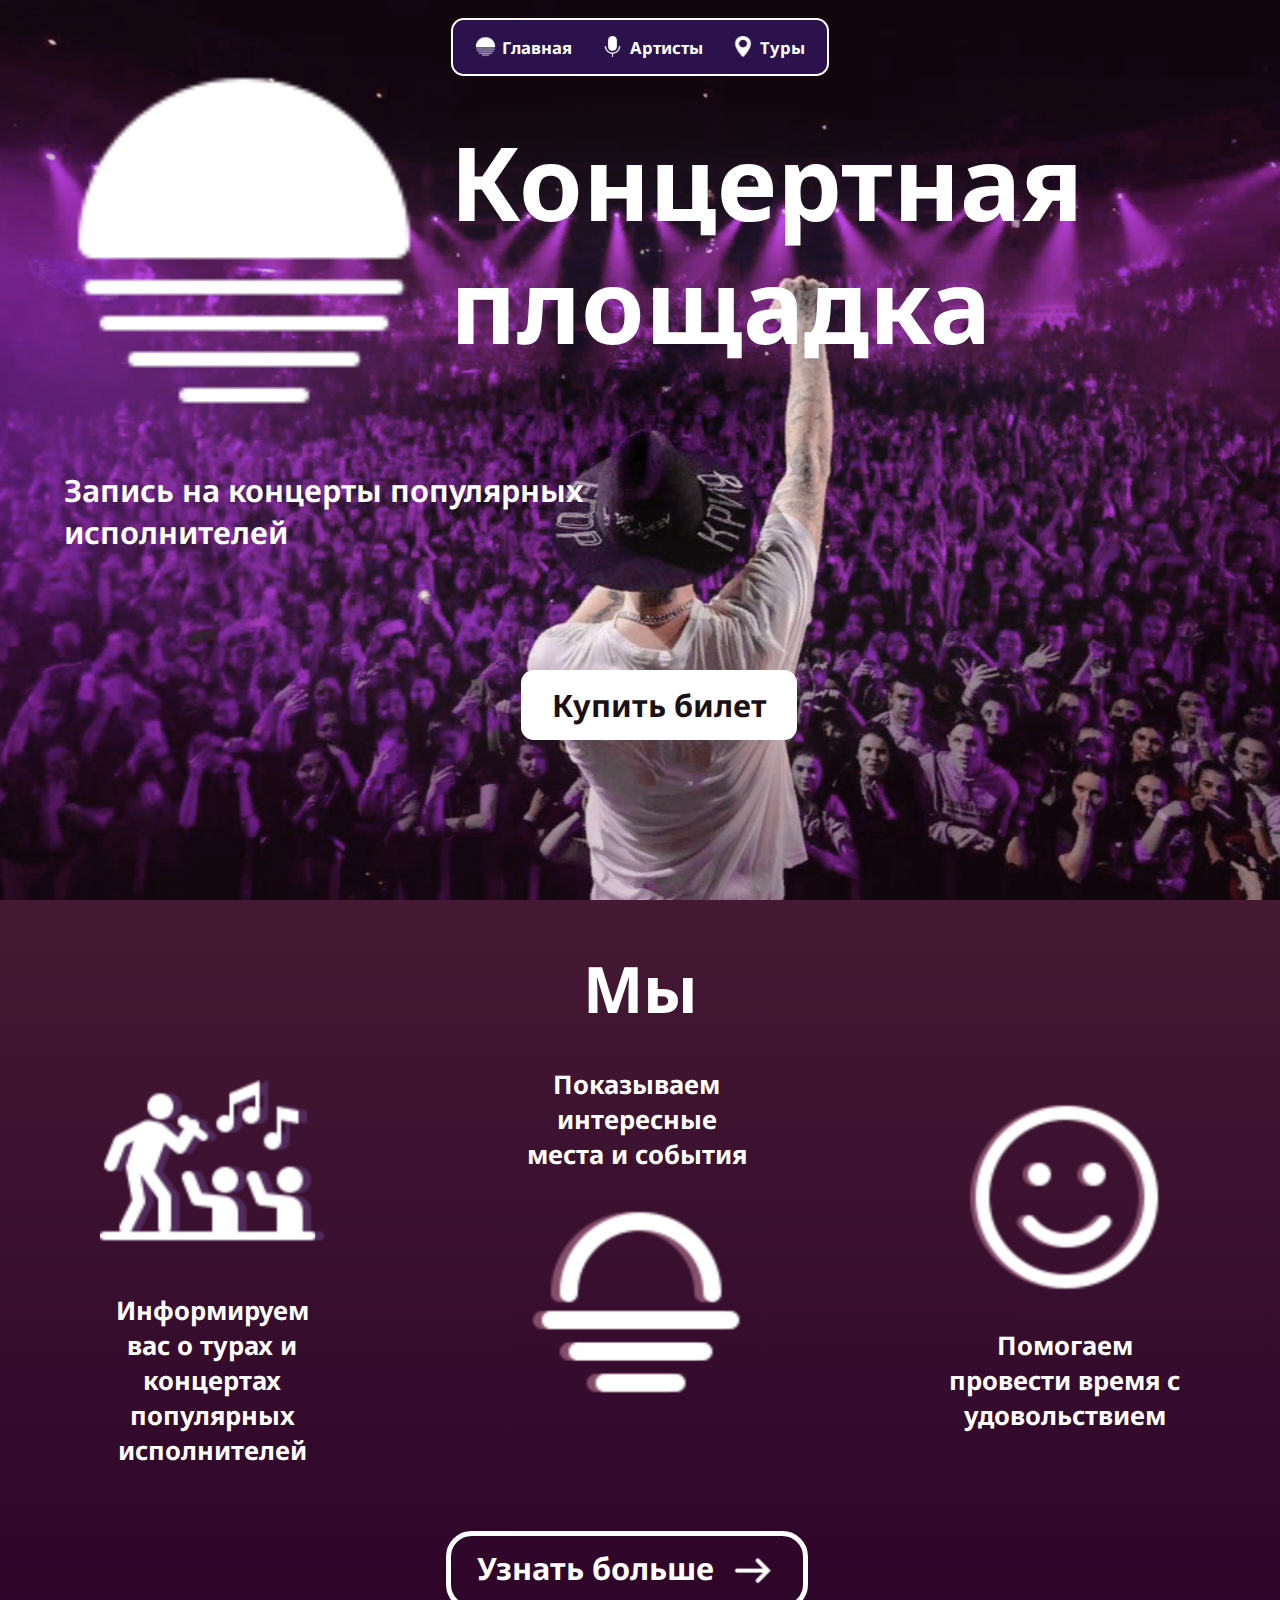
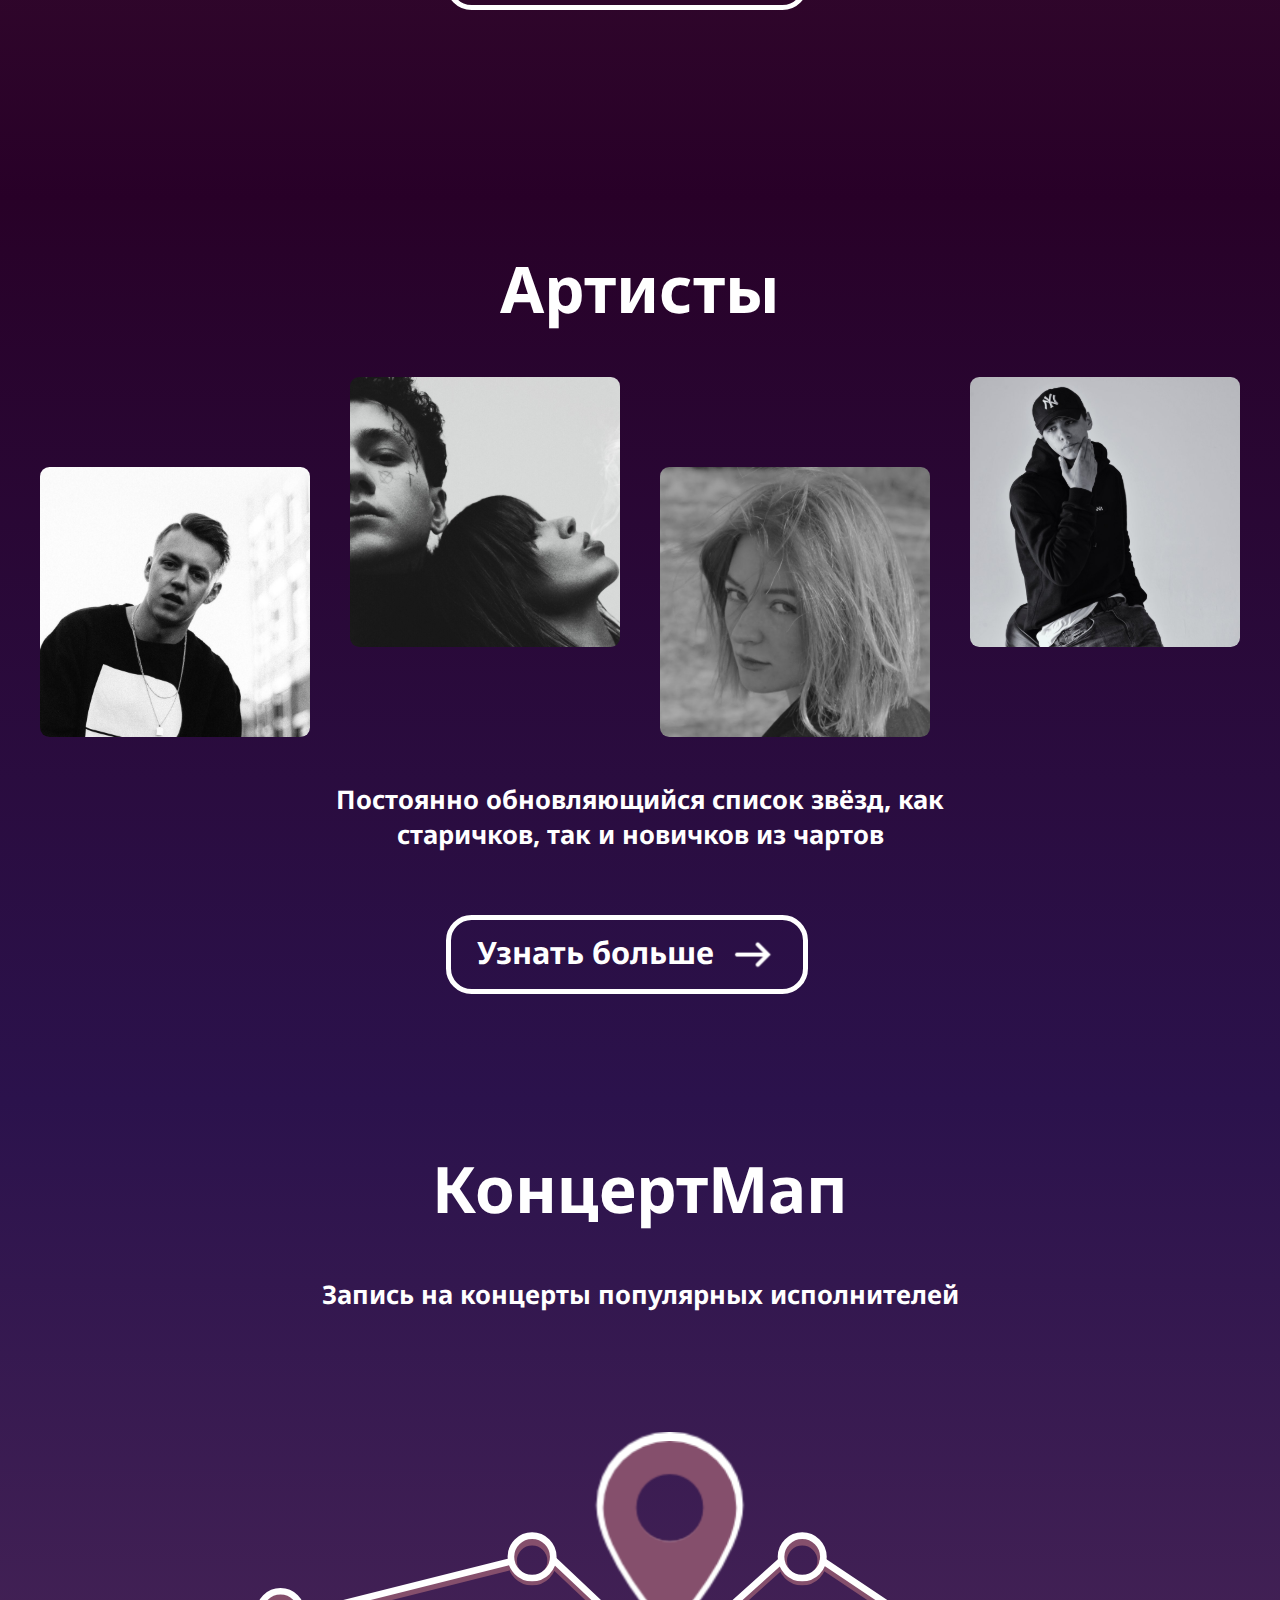
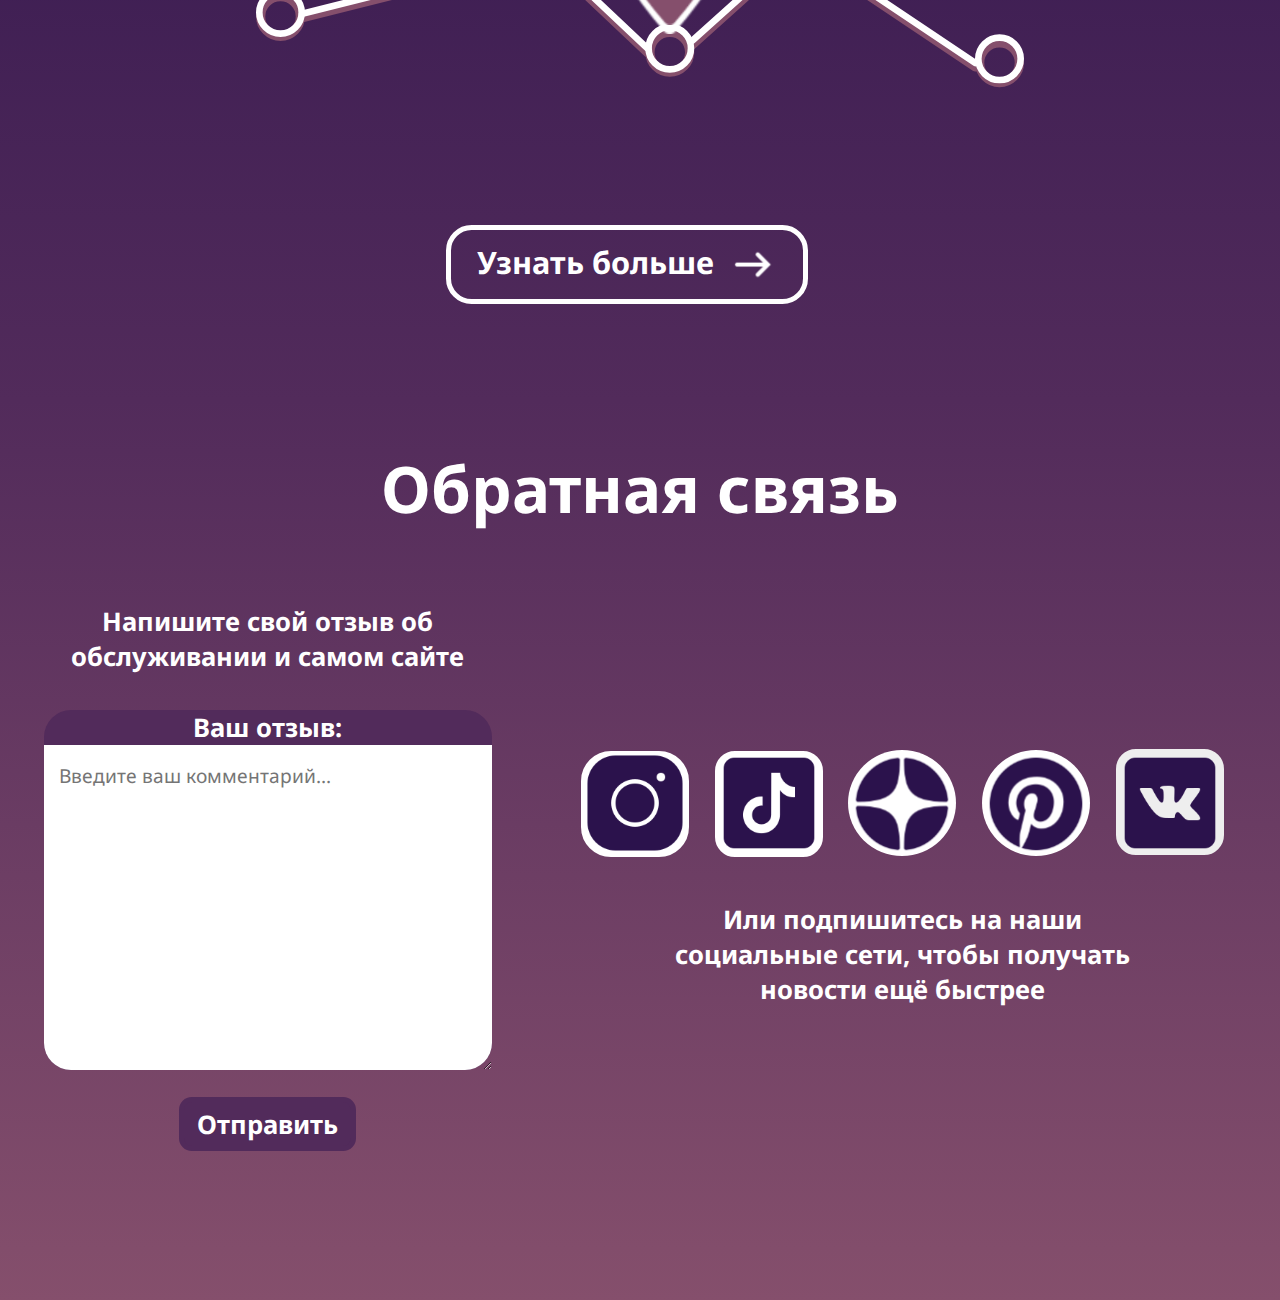
<file: verst/index.html>
<!DOCTYPE html>
<html lang="en">

<head>
    <meta charset="UTF-8">
    <meta name="viewport" content="width=device-width, initial-scale=1.0">
    <link rel="stylesheet" href="../styles/null.css">
    <link rel="stylesheet" href="../styles/headerStile.css">
    <link rel="stylesheet" href="../styles/styleMain.css">
    <link rel="icon" href="../images/Generale/logoIcon.svg" type="image/x-icon">
    <title>Koncert place</title>
</head>

<body>
    <div class="headerline">
        <a href="..//verst/index.html" class="variantNavigation">
            <div class="navigationIcon">
                <img src="../images/buyTickit/Mask group.svg" alt="Главная" class="navImage">
            </div>
            <div class="navigationTitle">Главная</div>
        </a>
        <a href="..//verst/Artist.html" class="variantNavigation">
            <div class="navigationIcon">
                <img src="../images/buyTickit/Artist.svg" alt="Артисты" class="navImage">
            </div>
            <div class="navigationTitle">Артисты</div>
        </a>
        <a href="../verst/tour.html" class="variantNavigation">
            <div class="navigationIcon">
                <img src="../images/buyTickit/Treaker.svg" alt="Туры" class="navImage">
            </div>
            <div class="navigationTitle">Туры</div>
        </a>
    </div>
    <div class="header">
        <div class="headerTitle">
            <div class="titleImage">
                <img src="../images/Generale/logoIcon.svg" alt="Logo" class="Logo">
            </div>
            <div class="titleText">
                Концертная<br>
                площадка
            </div>
        </div>
        <div class="headerText">Запись на концерты популярных исполнителей</div>
        <div class="headerButton">
            <button class="headerBTN" onclick="location.href = '../verst/buyTickit.html'">
                Купить билет
            </button>
        </div>
    </div>
    <div class="about">
        <div class="generaleTitle">Мы</div>
        <div class="aboutBody">
            <div class="aboutItem">
                <div class="aboutImage">
                    <img src="../images//Index/about/Concert.svg" alt="Concert" class="ImageOfAbout">
                </div>
                <div class="CentreText">Информируем<br>вас о турах и<br>концертах<br>популярных<br>исполнителей</div>
            </div>
            <div class="aboutItem">
                <div class="CentreText">Показываем<br>интересные<br>места и события</div>
                <div class="aboutImage">
                    <img src="../images/Index/about/SunsetImage.svg" alt="Sunset" class="ImageOfAbout">
                </div>
            </div>
            <div class="aboutItem">
                <div class="aboutImage">
                    <img src="../images/Index/about/HappyImage.svg" alt="Happy" class="ImageOfAbout">
                </div>
                <div class="CentreText">Помогаем<br>провести время с<br>удовольствием</div>
            </div>
        </div>
        <div class="generaleButton">
            <a class="generaleBTN" href="https://www.wikipedia.org/"><!--Поставить ссылки -->
                <div class="btnText">Узнать больше</div>
                <div class="btnImage">
                    <svg class="ImageOfGeneralButton" viewBox="0 0 38 38"  xmlns="http://www.w3.org/2000/svg" xmlns:xlink="http://www.w3.org/1999/xlink">
                        <mask id="mask0_106_698" style="mask-type:alpha" maskUnits="userSpaceOnUse" x="0" y="0" width="38" height="38">
                        <rect width="38" height="38" fill="url(#pattern0)"/>
                        </mask>
                        <g mask="url(#mask0_106_698)">
                        <rect width="38" height="38" fill="url(#pattern1)"/>
                        <rect width="38" height="38" />
                        </g>
                        <defs>
                        <pattern id="pattern0" patternContentUnits="objectBoundingBox" width="1" height="1">
                        <use xlink:href="#image0_106_698" transform="scale(0.01)"/>
                        </pattern>
                        <pattern id="pattern1" patternContentUnits="objectBoundingBox" width="1" height="1">
                        <use xlink:href="#image0_106_698" transform="scale(0.01)"/>
                        </pattern>
                        <image id="image0_106_698" width="100" height="100" xlink:href="[data-uri]"/>
                        </defs>
                    </svg>
                </div>
            </a>
        </div>
    </div>
    <div class="artists">
        <div class="generaleTitle">Артисты</div>
        <div class="artistsImages">
            <a href="" class="ImageDown"> <!--Поставить ссылки -->
                <img src="../images/Index/artists/markul.svg" alt="Markul" class="ImageOfArtist">
            </a>
            <a href="" class="ImageUp">
                <img src="../images/Index/artists/tdd 1.svg" alt="Tdd" class="ImageOfArtist">
            </a>
            <a href="" class="ImageDown">
                <img src="../images/Index/artists/ooes 1.svg" alt="Oose" class="ImageOfArtist">
            </a>
            <a href="" class="ImageUp">
                <img src="../images/Index/artists/macan.svg" alt="Makan" class="ImageOfArtist">
            </a>
        </div>
        <div class="CentreText">Постоянно обновляющийся список звёзд, как<br>старичков, так и новичков из чартов</div>
        <div class="generaleButton">
            <button class="generaleBTN" onclick="location.href = '../verst/Artist.html'"><!--Поставить ссылки -->
                <div class="btnText">Узнать больше</div>
                <div class="btnImage">
                    <svg class="ImageOfGeneralButton" viewBox="0 0 38 38"  xmlns="http://www.w3.org/2000/svg" xmlns:xlink="http://www.w3.org/1999/xlink">
                        <mask id="mask0_106_698" style="mask-type:alpha" maskUnits="userSpaceOnUse" x="0" y="0" width="38" height="38">
                        <rect width="38" height="38" fill="url(#pattern0)"/>
                        </mask>
                        <g mask="url(#mask0_106_698)">
                        <rect width="38" height="38" fill="url(#pattern1)"/>
                        <rect width="38" height="38" />
                        </g>
                        <defs>
                        <pattern id="pattern0" patternContentUnits="objectBoundingBox" width="1" height="1">
                        <use xlink:href="#image0_106_698" transform="scale(0.01)"/>
                        </pattern>
                        <pattern id="pattern1" patternContentUnits="objectBoundingBox" width="1" height="1">
                        <use xlink:href="#image0_106_698" transform="scale(0.01)"/>
                        </pattern>
                        <image id="image0_106_698" width="100" height="100" xlink:href="[data-uri]"/>
                        </defs>
                    </svg>
                </div>
            </button>
        </div>
    </div>
    <div class="tour">
        <div class="generaleTitle">КонцертМап</div>
        <div class="borts">
            <div class="CentreText">Запись на концерты популярных исполнителей</div>
        </div>
        <div class="tourImage">
            <img src="../images/Index/tour/Treacer.svg" alt="Map" class="ImageOfTour">
        </div>
        <div class="generaleButton">
            <button class="generaleBTN" onclick="location.href = '../verst/tour.html'"><!--Поставить ссылки -->
                <div class="btnText">Узнать больше</div>
                <div class="btnImage">
                    <svg class="ImageOfGeneralButton" viewBox="0 0 38 38"  xmlns="http://www.w3.org/2000/svg" xmlns:xlink="http://www.w3.org/1999/xlink">
                        <mask id="mask0_106_698" style="mask-type:alpha" maskUnits="userSpaceOnUse" x="0" y="0" width="38" height="38">
                        <rect width="38" height="38" fill="url(#pattern0)"/>
                        </mask>
                        <g mask="url(#mask0_106_698)">
                        <rect width="38" height="38" fill="url(#pattern1)"/>
                        <rect width="38" height="38" />
                        </g>
                        <defs>
                        <pattern id="pattern0" patternContentUnits="objectBoundingBox" width="1" height="1">
                        <use xlink:href="#image0_106_698" transform="scale(0.01)"/>
                        </pattern>
                        <pattern id="pattern1" patternContentUnits="objectBoundingBox" width="1" height="1">
                        <use xlink:href="#image0_106_698" transform="scale(0.01)"/>
                        </pattern>
                        <image id="image0_106_698" width="100" height="100" xlink:href="[data-uri]"/>
                        </defs>
                    </svg>
                </div>
            </button>
        </div>
    </div>
    <div class="suppurt">
        <div class="generaleTitle">Обратная связь</div>
        <div class="supportBody">
            <div class="feetback">
                <div class="feedbackInput">
                    <div class="Bort">
                        <div class="CentreText">Напишите свой отзыв об<br>обслуживании и самом сайте</div>
                    </div>
                    <div class="feedbackFullImput">
                        <div class="CentreText">
                            Ваш отзыв:
                        </div>
                            <textarea name="" id="" cols="30" rows="10" class="feebackInputBoard" placeholder="Введите ваш комментарий..." spellcheck="true"></textarea>
                    </div>
                    <div class="feedbackButton">
                        <button class="feedbackBTN" onclick="location.href = ' '"><!--Поставить ссылки -->
                            <div class="CentreText"> 
                                <!-- сделать обработку нажатий для отправки -->
                                Отправить
                            </div>
                        </button>
                    </div>
                </div>
                <div class="network">
                    <div class="networkIcons">
                        <a href="http://instagram.com/" class="networkIcon">
                            <img src="../images/Index/support/instImage.svg" alt="Instagram" class ="ImageOfNetwork">
                        </a>
                        <a href="https://www.tiktok.com/explore" class="networkIcon">
                            <img src="../images/Index/support/TikTokImage.svg" alt="TikTok" class ="ImageOfNetwork">
                        </a>
                        <a href="https://dzen.ru/" class="networkIcon">
                            <img src="../images/Index/support/DzenImage.svg" alt="Dzen" class ="ImageOfNetwork">
                        </a>
                        <a href="https://ru.pinterest.com/" class="networkIcon">
                            <img src="../images/Index/support/PinterestImage.svg" alt="Pinterest" class ="ImageOfNetwork">
                        </a>
                        <a href="https://vk.com/" class="networkIcon">
                            <img src="../images/Index/support/VkImage.svg" alt="Vkontacte" class ="ImageOfNetwork">
                        </a>
                    </div>
                    <div class="CentreText">Или подпишитесь на наши<br>социальные сети, чтобы получать<br>новости ещё быстрее
                    </div>
                </div>
            </div>
        </div>
    </div>
</body>

</html>
</file>
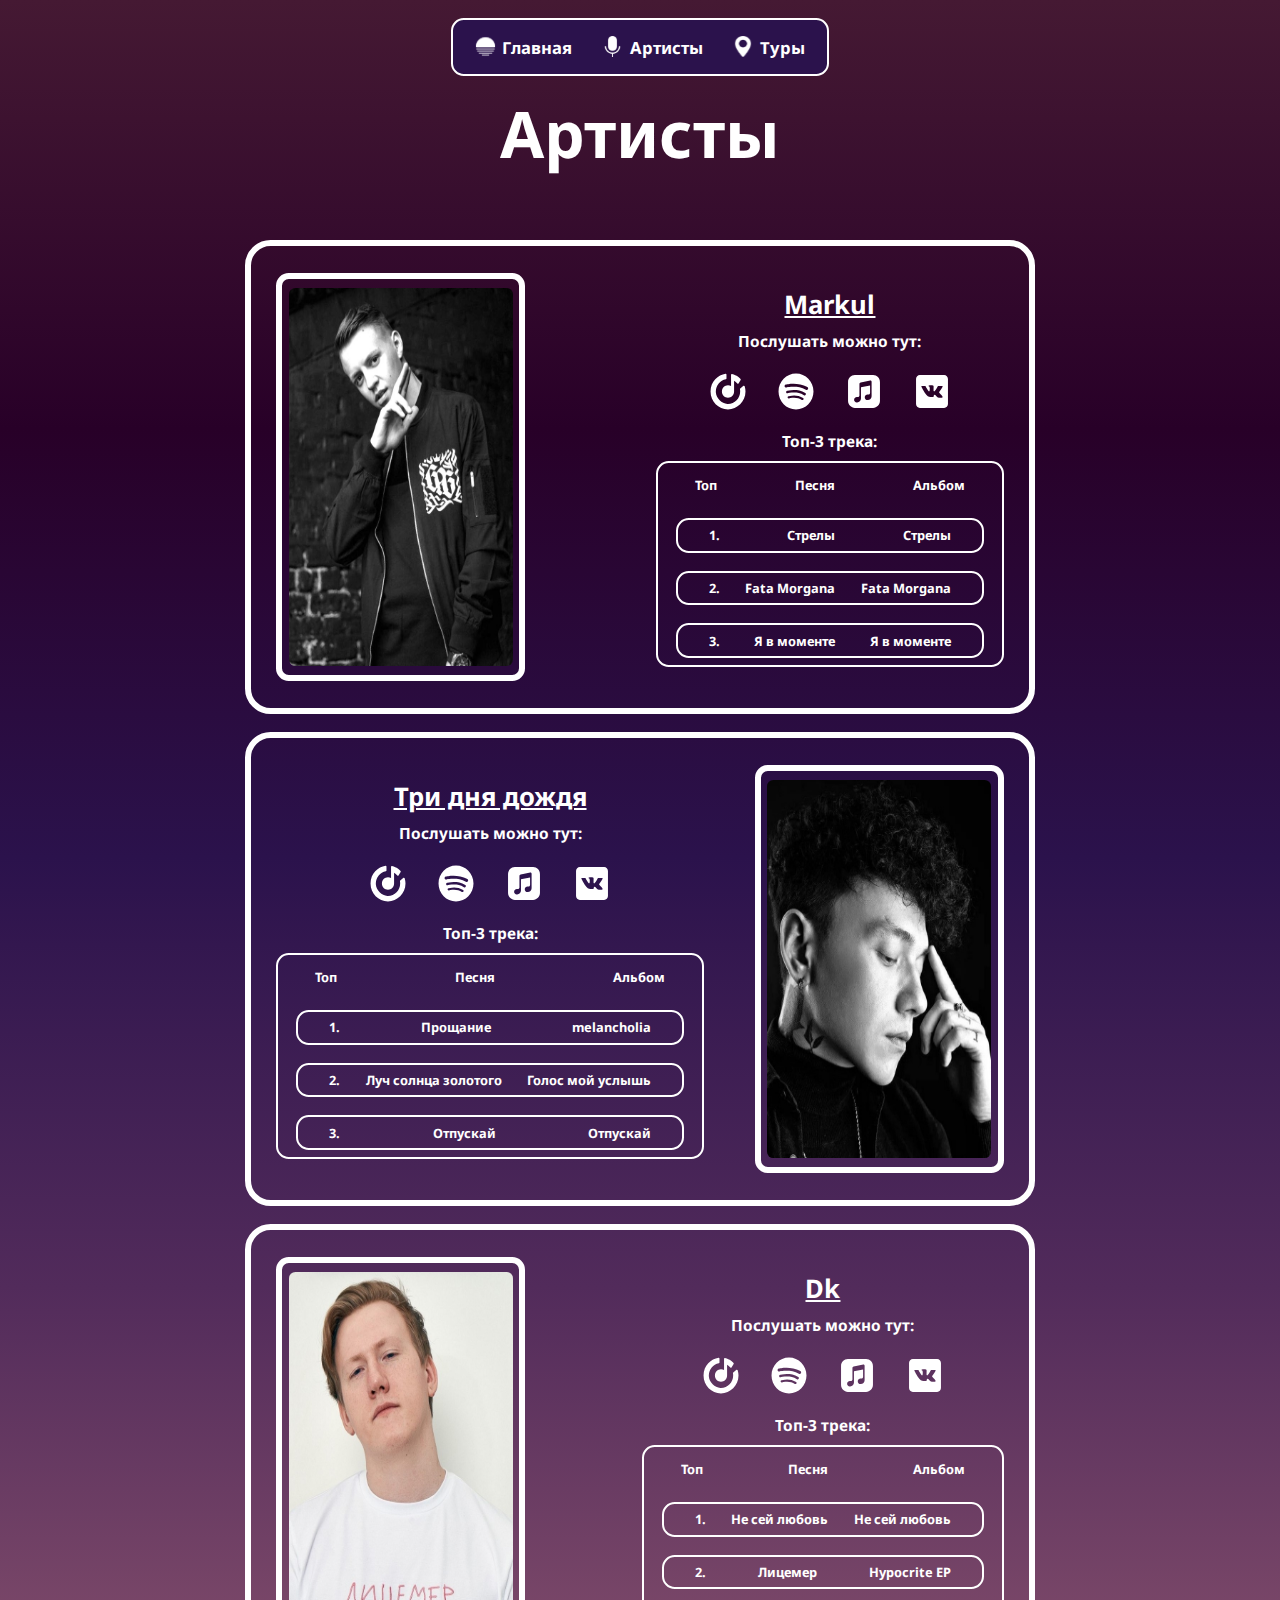
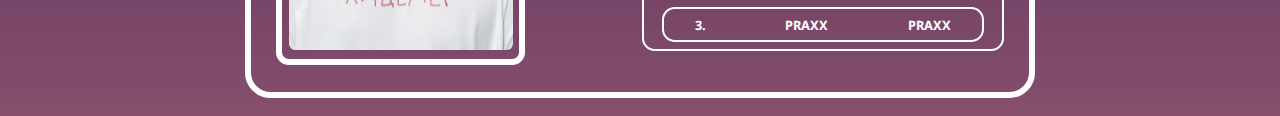
<file: verst/Artist.html>
<!DOCTYPE html>
<html lang="en">

<head>
    <meta charset="UTF-8">
    <meta charset="UTF-8">
    <meta name="viewport" content="width=device-width, initial-scale=1.0">
    <link rel="stylesheet" href="../styles/null.css">
    <link rel="stylesheet" href="../styles/styleMain.css">
    <link rel="stylesheet" href="../styles/headerStile.css">
    <link rel="stylesheet" href="../styles/styleAtrist.css">
    <link rel="icon" href="../images/Generale/logoIcon.svg" type="image/x-icon">
    <title>Koncert place</title>
</head>

<body>
    <div class="headerline">
        <a href="..//verst/index.html" class="variantNavigation">
            <div class="navigationIcon">
                <img src="../images/buyTickit/Mask group.svg" alt="Главная" class="navImage">
            </div>
            <div class="navigationTitle">Главная</div>
        </a>
        <a href="..//verst/Artist.html" class="variantNavigation">
            <div class="navigationIcon">
                <img src="../images/buyTickit/Artist.svg" alt="Артисты" class="navImage">
            </div>
            <div class="navigationTitle">Артисты</div>
        </a>
        <a href="../verst/tour.html" class="variantNavigation">
            <div class="navigationIcon">
                <img src="../images/buyTickit/Treaker.svg" alt="Туры" class="navImage">
            </div>
            <div class="navigationTitle">Туры</div>
        </a>
    </div>
    <div class="generaleTitle">Артисты</div>
    <div class="aligmantContentBody">
        <div class="ArtistCardBorder">
            <div class="imageArtist">
                <img src="../images/Artist/markul.jpg" alt="markul" class="artistImg">
            </div>
            <div class="artistsInforamion">
                <div class="aiTitle">Markul</div>
                <div class="Instruction">Послушать можно тут:</div>
                <div class="aiLinksToPleer">
                    <a href="https://music.yandex.ru" class="aiLinksToPleer_img">
                        <img src="../images/Anoter/icons/icons8-yandex-music.svg"
                            alt="ссылка на соц.сеть исполнителя: yandex" class="imageLTP">
                    </a>
                    <a href="https://www.spotify.com" class="aiLinksToPleer_img">
                        <img src="../images/Anoter/icons/icons8-spotify.svg"
                            alt="ссылка на соц.сеть исполнителя: spotify" class="imageLTP">
                    </a>
                    <a href="https://music.apple.com" class="aiLinksToPleer_img">
                        <img src="../images/Anoter/icons/icons8-apple-музыка.svg"
                            alt="ссылка на соц.сеть исполнителя: apple music" class="imageLTP">
                    </a>
                    <a href="https://music.vk.com/" class="aiLinksToPleer_img">
                        <img src="../images/Anoter/icons/icons8-vk.svg" alt="ссылка на соц.сеть исполнителя: vk music"
                            class="imageLTP">
                    </a>
                </div>
                <div class="Instruction">Топ-3 трека:</div>
                <div class="top3trecks">
                    <div class="topTrack_int">
                        <div class="tackTitle">Топ</div>
                        <div class="tackTitle">Песня</div>
                        <div class="tackTitle">Альбом</div>
                    </div>
                    <div class="topTrack">
                        <div class="tackTitle">
                            1.
                        </div>
                        <div class="tackTitle">
                            Стрелы
                        </div>
                        <div class="tackTitle">
                            Стрелы
                        </div>
                    </div>
                    <div class="topTrack">
                        <div class="tackTitle">
                            2.
                        </div>
                        <div class="tackTitle">
                            Fata Morgana
                        </div>
                        <div class="tackTitle">
                            Fata Morgana
                        </div>
                    </div>
                    <div class="topTrack">
                        <div class="tackTitle">
                            3.
                        </div>
                        <div class="tackTitle">
                            Я в моменте
                        </div>
                        <div class="tackTitle">
                            Я в моменте
                        </div>
                    </div>
                </div>
            </div>
        </div>
        <div class="ArtistCardBorder">
            <div class="artistsInforamion">
                <div class="aiTitle">Три дня дождя</div>
                <div class="Instruction">Послушать можно тут:</div>
                <div class="aiLinksToPleer">
                    <a href="https://music.yandex.ru" class="aiLinksToPleer_img">
                        <img src="../images/Anoter/icons/icons8-yandex-music.svg"
                            alt="ссылка на соц.сеть исполнителя: yandex" class="imageLTP">
                    </a>
                    <a href="https://www.spotify.com" class="aiLinksToPleer_img">
                        <img src="../images/Anoter/icons/icons8-spotify.svg"
                            alt="ссылка на соц.сеть исполнителя: spotify" class="imageLTP">
                    </a>
                    <a href="https://music.apple.com" class="aiLinksToPleer_img">
                        <img src="../images/Anoter/icons/icons8-apple-музыка.svg"
                            alt="ссылка на соц.сеть исполнителя: apple music" class="imageLTP">
                    </a>
                    <a href="https://music.vk.com/" class="aiLinksToPleer_img">
                        <img src="../images/Anoter/icons/icons8-vk.svg" alt="ссылка на соц.сеть исполнителя: vk music"
                            class="imageLTP">
                    </a>
                </div>
                <div class="Instruction">Топ-3 трека:</div>
                <div class="top3trecks">
                    <div class="topTrack_int">
                        <div class="tackTitle">Топ</div>
                        <div class="tackTitle">Песня</div>
                        <div class="tackTitle">Альбом</div>
                    </div>
                    <div class="topTrack">
                        <div class="tackTitle">
                            1.
                        </div>
                        <div class="tackTitle">
                            Прощание
                        </div>
                        <div class="tackTitle">
                            melancholia
                        </div>
                    </div>
                    <div class="topTrack">
                        <div class="tackTitle">
                            2.
                        </div>
                        <div class="tackTitle">
                            Луч солнца золотого
                        </div>
                        <div class="tackTitle">
                            Голос мой услышь
                        </div>
                    </div>
                    <div class="topTrack">
                        <div class="tackTitle">
                            3.
                        </div>
                        <div class="tackTitle">
                            Отпускай
                        </div>
                        <div class="tackTitle">
                            Отпускай
                        </div>
                    </div>
                </div>
            </div>
            <div class="imageArtist">
                <img src="../images/Artist/tdd.jpg" alt="markul" class="artistImg">
            </div>
        </div>
        <div class="ArtistCardBorder">
            <div class="imageArtist">
                <img src="../images/Artist/dk.jpg" alt="markul" class="artistImg">
            </div>
            <div class="artistsInforamion">
                <div class="aiTitle">Dk</div>
                <div class="Instruction">Послушать можно тут:</div>
                <div class="aiLinksToPleer">
                    <a href="https://music.yandex.ru" class="aiLinksToPleer_img">
                        <img src="../images/Anoter/icons/icons8-yandex-music.svg"
                            alt="ссылка на соц.сеть исполнителя: yandex" class="imageLTP">
                    </a>
                    <a href="https://www.spotify.com" class="aiLinksToPleer_img">
                        <img src="../images/Anoter/icons/icons8-spotify.svg"
                            alt="ссылка на соц.сеть исполнителя: spotify" class="imageLTP">
                    </a>
                    <a href="https://music.apple.com" class="aiLinksToPleer_img">
                        <img src="../images/Anoter/icons/icons8-apple-музыка.svg"
                            alt="ссылка на соц.сеть исполнителя: apple music" class="imageLTP">
                    </a>
                    <a href="https://music.vk.com/" class="aiLinksToPleer_img">
                        <img src="../images/Anoter/icons/icons8-vk.svg" alt="ссылка на соц.сеть исполнителя: vk music"
                            class="imageLTP">
                    </a>
                </div>
                <div class="Instruction">Топ-3 трека:</div>
                <div class="top3trecks">
                    <div class="topTrack_int">
                        <div class="tackTitle">Топ</div>
                        <div class="tackTitle">Песня</div>
                        <div class="tackTitle">Альбом</div>
                    </div>
                    <div class="topTrack">
                        <div class="tackTitle">
                            1.
                        </div>
                        <div class="tackTitle">
                            Не сей любовь
                        </div>
                        <div class="tackTitle">
                            Не сей любовь
                        </div>
                    </div>
                    <div class="topTrack">
                        <div class="tackTitle">
                            2.
                        </div>
                        <div class="tackTitle">
                            Лицемер
                        </div>
                        <div class="tackTitle">
                            Hypocrite EP
                        </div>
                    </div>
                    <div class="topTrack">
                        <div class="tackTitle">
                            3.
                        </div>
                        <div class="tackTitle">
                            PRAXX
                        </div>
                        <div class="tackTitle">
                            PRAXX
                        </div>
                    </div>
                </div>
            </div>
        </div>
    </div>
</body>

</html>
</file>
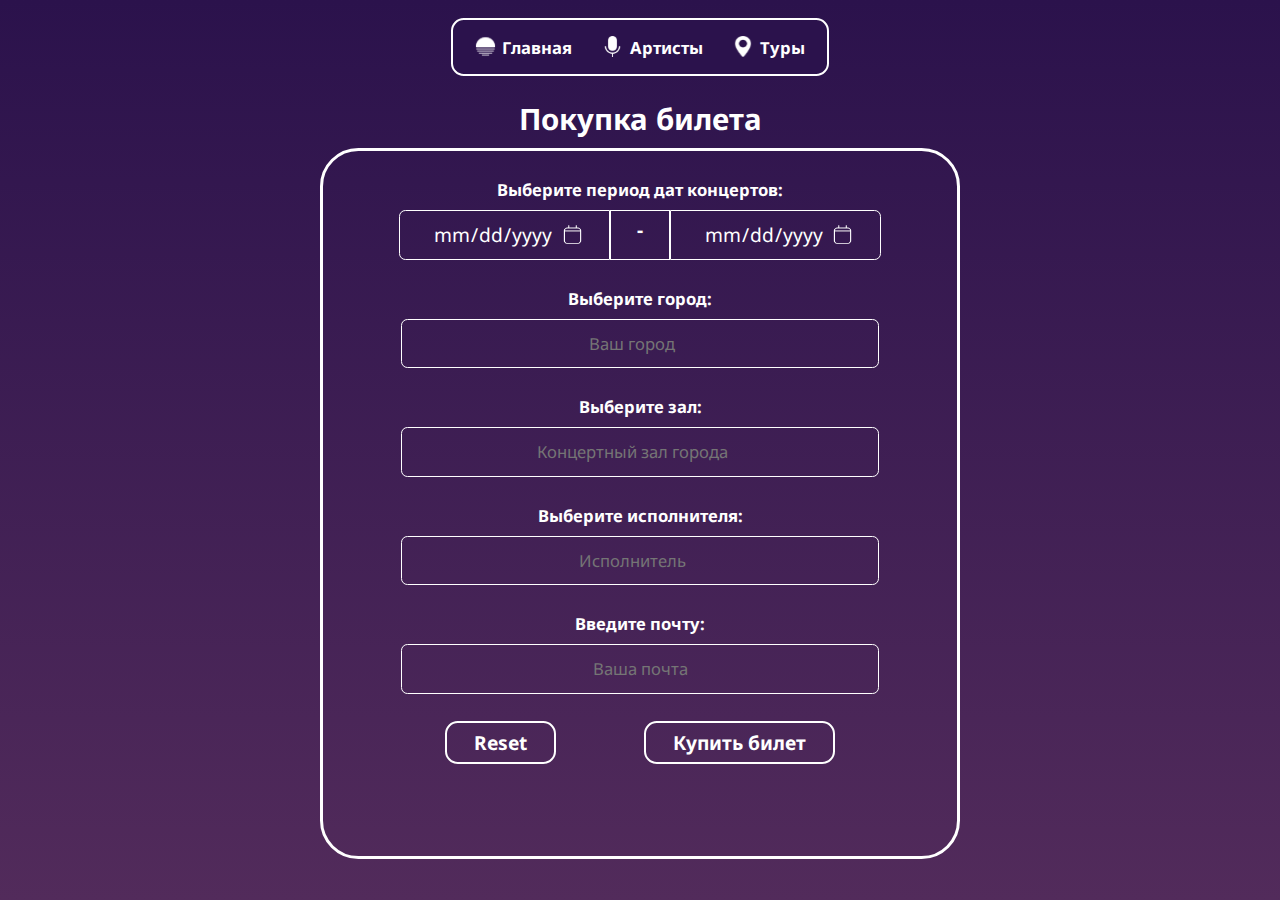
<file: verst/buyTickit.html>
<!DOCTYPE html>
<html lang="en">

<head>
    <meta charset="UTF-8">
    <meta charset="UTF-8">
    <meta name="viewport" content="width=device-width, initial-scale=1.0">
    <link rel="stylesheet" href="../styles/null.css">
    <link rel="stylesheet" href="../styles/styleMain.css">
    <link rel="stylesheet" href="../styles/headerStile.css">
    <link rel="stylesheet" href="../styles/styleBuyTickit.css">
    <link rel="icon" href="../images/Generale/logoIcon.svg" type="image/x-icon">
    <title>Koncert place</title>
</head>

<body>
    <div class="headerline">
        <a href="..//verst/index.html" class="variantNavigation">
            <div class="navigationIcon">
                <img src="../images/buyTickit/Mask group.svg" alt="Главная" class="navImage">
            </div>
            <div class="navigationTitle">Главная</div>
        </a>
        <a href="..//verst/Artist.html" class="variantNavigation">
            <div class="navigationIcon">
                <img src="../images/buyTickit/Artist.svg" alt="Артисты" class="navImage">
            </div>
            <div class="navigationTitle">Артисты</div>
        </a>
        <a href="../verst/tour.html" class="variantNavigation">
            <div class="navigationIcon">
                <img src="../images/buyTickit/Treaker.svg" alt="Туры" class="navImage">
            </div>
            <div class="navigationTitle">Туры</div>
        </a>
    </div>
    <div class="titleBuyTickit">
        Покупка билета
    </div>
    <form class="formCreateOrder">
        <div class="InputDataAlignment">
            <div class="InputDataTitle">Выберите период дат концертов:</div>
            <div class="InputDataRow">
                <input type="date" class="InputDataDateNow">
                <div class="InputDataDateDash">-</div>
                <input type="date" class="InputDataDateNext">
            </div>
            <div class="City">
                <div class="InputDataTitle">Выберите город:</div>
                    <input type="search" name="" id=""  class="searchInput" placeholder="Ваш город" required>
            </div>
            <div class="concertHall">
                <div class="InputDataTitle">Выберите зал:</div>
                <input type="search" name="" id="" class="searchInput" placeholder="Концертный зал города" required>
            </div>
            <div class="concertHall">
                <div class="InputDataTitle">Выберите исполнителя:</div>
                <input type="search" name="" id="" class="searchInput" placeholder="Исполнитель" required>
            </div>
            <div class="inputMail">
                <div class="InputDataTitle">Введите почту:</div>
                <input type="email" name="mail" id="mail" class="searchInput" placeholder="Ваша почта" required>
            </div>
            <div class="buttonBuyTickit">
                <input type="reset" class="btnBuyTickit">
                <button class="btnBuyTickit" onclick="location.href = ''"><!--Поставить ссылки на банк-->
                    Купить билет
                </button>
            </div>
        </div>
    </form>
</body>

</html>
</file>
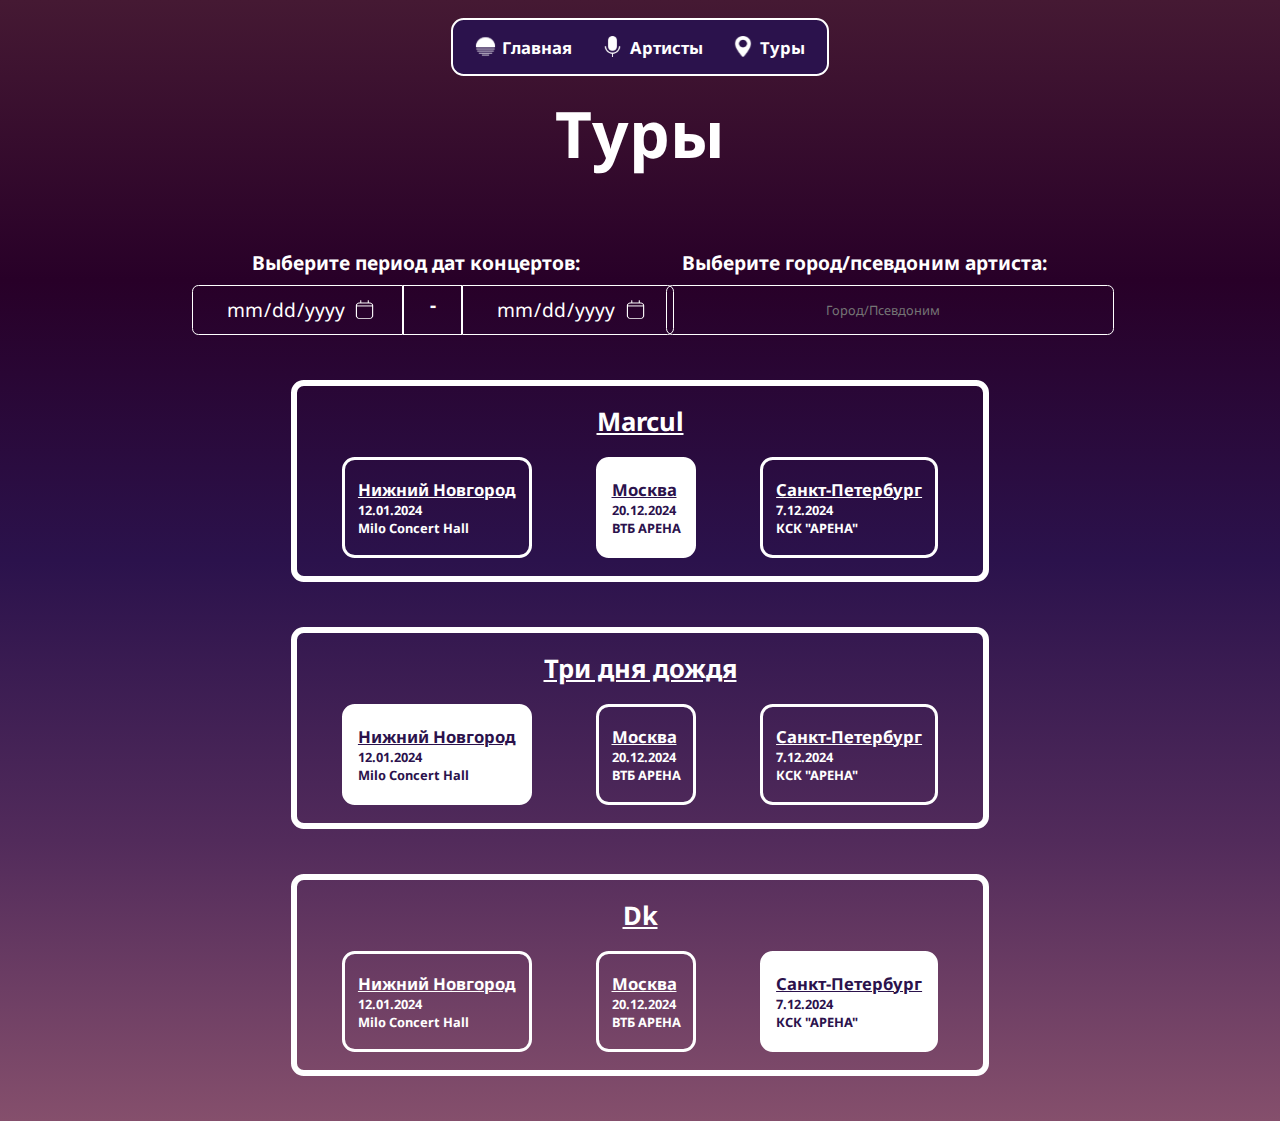
<file: verst/tour.html>
<!DOCTYPE html>
<html lang="en">

<head>
    <meta charset="UTF-8">
    <meta name="viewport" content="width=device-width, initial-scale=1.0">
    <link rel="stylesheet" href="../styles/null.css">
    <link rel="stylesheet" href="../styles/styleBuyTickit.css">
    <link rel="stylesheet" href="../styles/styleMain.css">
    <link rel="stylesheet" href="../styles/styleAtrist.css">
    <link rel="stylesheet" href="../styles/headerStile.css">
    <link rel="stylesheet" href="../styles/styleTour.css">
    <link rel="icon" href="../images/Generale/logoIcon.svg" type="image/x-icon">
    <title>Koncert place</title>
</head>

<body>
    <div class="headerline">
        <a href="..//verst/index.html" class="variantNavigation">
            <div class="navigationIcon">
                <img src="../images/buyTickit/Mask group.svg" alt="Главная" class="navImage">
            </div>
            <div class="navigationTitle">Главная</div>
        </a>
        <a href="..//verst/Artist.html" class="variantNavigation">
            <div class="navigationIcon">
                <img src="../images/buyTickit/Artist.svg" alt="Артисты" class="navImage">
            </div>
            <div class="navigationTitle">Артисты</div>
        </a>
        <a href="../verst/tour.html" class="variantNavigation">
            <div class="navigationIcon">
                <img src="../images/buyTickit/Treaker.svg" alt="Туры" class="navImage">
            </div>
            <div class="navigationTitle">Туры</div>
        </a>
    </div>
    <div class="generaleTitle">Туры</div>
    <div class="serches">
        <div class="InputDataAlignment">
            <div class="InputDataTitle">Выберите период дат концертов:</div>
            <div class="InputDataRow">
                <input type="date" class="InputDataDateNow">
                <div class="InputDataDateDash">-</div>
                <input type="date" class="InputDataDateNext">
            </div>
        </div>
        <div class="City">
            <div class="InputDataTitle">Выберите город/псевдоним артиста:</div>
            <input type="search" name="" id="" class="searchInput" placeholder="Город/Псевдоним" required>
        </div>
    </div>
    <div class="contentTour">
        <div class="tourList">
            <div class="aiTitle">Marcul</div>
            <div class="tourItem">
                <div class="tourCity">
                    <div class="cityTitle">Нижний Новгород</div>
                    <div class="dateVist">12.01.2024</div>
                    <div class="visitPlace">Milo Concert Hall</div>
                </div>
                <div class="tourCityWas">
                    <div class="cityTitle">Москва</div>
                    <div class="dateVist">20.12.2024</div>
                    <div class="visitPlace">ВТБ АРЕНА</div>
                </div>
                <div class="tourCity">
                    <div class="cityTitle">Санкт-Петербург</div>
                    <div class="dateVist">7.12.2024</div>
                    <div class="visitPlace">КСК "АРЕНА" </div>
                </div>
            </div>
        </div>
        <div class="tourList">
            <div class="aiTitle">Три дня дождя</div>
            <div class="tourItem">
                <div class="tourCityWas">
                    <div class="cityTitle">Нижний Новгород</div>
                    <div class="dateVist">12.01.2024</div>
                    <div class="visitPlace">Milo Concert Hall</div>
                </div>
                <div class="tourCity">
                    <div class="cityTitle">Москва</div>
                    <div class="dateVist">20.12.2024</div>
                    <div class="visitPlace">ВТБ АРЕНА</div>
                </div>
                <div class="tourCity">
                    <div class="cityTitle">Санкт-Петербург</div>
                    <div class="dateVist">7.12.2024</div>
                    <div class="visitPlace">КСК "АРЕНА" </div>
                </div>
            </div>
        </div>
        <div class="tourList">
            <div class="aiTitle">Dk</div>
            <div class="tourItem">
                <div class="tourCity">
                    <div class="cityTitle">Нижний Новгород</div>
                    <div class="dateVist">12.01.2024</div>
                    <div class="visitPlace">Milo Concert Hall</div>
                </div>
                <div class="tourCity">
                    <div class="cityTitle">Москва</div>
                    <div class="dateVist">20.12.2024</div>
                    <div class="visitPlace">ВТБ АРЕНА</div>
                </div>
                <div class="tourCityWas">
                    <div class="cityTitle">Санкт-Петербург</div>
                    <div class="dateVist">7.12.2024</div>
                    <div class="visitPlace">КСК "АРЕНА" </div>
                </div>
            </div>
        </div>
    </div>
</body>

</html>
</file>
<file: styles/headerStile.css>
@import url('https://fonts.googleapis.com/css2?family=Noto+Sans:ital,wght@0,100..900;1,100..900&display=swap');

body {
    display: flex;
    flex-direction: column;
    align-items: center;
    background: linear-gradient(#451933,
            #280028,
            #2B124C,
            #522B5B,
            #854F6C) no-repeat;
}

.headerline {
    margin: 2vh 20vw;
    display: flex;
    justify-content: space-between;
    position: fixed;
    z-index: 9999;
    background-color: #2B124C;
    border-radius: 1vw;
    border: 0.2vw solid white;
    padding: 1vh 0.5vw;
}

.variantNavigation {
    border: 0.2vw solid transparent;
    display: flex;
    color: white;
    padding: 0.5vh 1vw;
}

.variantNavigation:hover {
    border: 0.2vw solid white;
    border-radius: 1vw;
    color: white;
}

.navigationIcon {
    margin-right: 0.5vw;
    height: 0.5vw;
}

.navImage {
    height: 1.7vw;
}

.navigationTitle {
    text-align: center;
    font-size: 1.3vw;
}
</file>
<file: styles/styleMain.css>
@import url('https://fonts.googleapis.com/css2?family=Noto+Sans:ital,wght@0,100..900;1,100..900&display=swap');

body {
    font-family: "Noto Sans";
    color: white;
    font-weight: bold;
    width: 100%;
    height: 100%;
}

.header {
    height: 100vh;
    width: 100%;
    background-size: cover;
    background-image: url(../images/Index/header/headerImage.svg);
    background-repeat: no-repeat;
    background-attachment: scroll;
    background-position: center;
    padding-left: 5vw;
}

.headerTitle {
    display: flex;
    flex-direction: row;
    align-items: center;
    padding-top: 5vw;
}

.titleImage {
    height: 40vh;
    width: 40vh;
}

.Logo {
    width: 40vh;
    height: 40vh;
}

.titleText {
    padding-left: 2vw;
    padding-right: 2vw;
    font-size: 8vw;
    line-height: 1.2;
}

.headerText {
    margin-top: 5vh;
    padding-right: 50vw;
    font-size: 2.4vw;
    font-weight: 650;
}

.headerButton {
    margin-top: 13vh;
    display: flex;
    align-items: center;
    justify-content: center;
    padding-right: 2vw;
}

.headerBTN {
    background-color: white;
    border: 5px solid white;
    border-radius: 1vw;
    padding: 1vh 2vw;
    font-size: 2.4vw;
    color: #1B1016;
    font-weight: bold;
}

.headerBTN:hover {
    border: 5px solid white;
    background-color: rgba(255, 255, 255, 0.5);
    border-radius: 1vw;
    padding: 1vh 2vw;
    font-size: 2.4vw;
    color: #1B1016;
}

.about {
    height: 100vh;
    width: 100%;
    background: linear-gradient(#451933, #280028);
}

.generaleTitle {
    padding-top: 5vh;
    text-align: center;
    font-size: 5vw;
}

.aboutBody {
    display: flex;
    align-items: center;
    justify-content: space-around;
}

.aboutItem {
    display: flex;
    flex-direction: column;
    align-items: center;

}

.aboutImage {
    display: flex;
    align-items: center;
    width: 25vh;
    height: 25vh;
    margin: 2vh 0;
}

.ImageOfAbout {
    width: 25vh;
    height: 25vh;
}

.CentreText {
    text-align: center;
    font-size: 2vw;
}

.generaleButton {
    padding: 7vh 0 10vh;
    display: flex;
    justify-items: center;
    align-items: center;
    justify-content: center;
    padding-right: 2vw;
}

.generaleBTN {
    border: 0.4vw solid white;
    background-color: rgba(255, 255, 255, 0);
    border-radius: 2vw;
    padding: 1vh 2vw;
    font-size: 2.4vw;
    color: white;
    display: flex;
    fill: white;
}

.btnText {
    text-align: center;
    font-weight: bold;
    line-height: 150%;
}

.btnImage {
    display: flex;
    justify-content: center;
    align-items: center;
    margin-left: 1vw;
}

.ImageOfGeneralButton {
    width: 4vw;
    height: 4vw;   
}

.generaleBTN:hover {
    padding: 1.5vh 2.5vw;
    border: 0.4vw solid #522B5B;
    color: #522B5B;
    background-color: white;
    fill: #522B5B;
}

.artists {
    height: 100vh;
    width: 100%;
    background: linear-gradient(#280128, #2B124C);
}

.artistsImages {
    display: flex;
    padding: 5vh 0vw;
    justify-content: space-evenly;
}

.ImageDown {
    margin-top: 10vh;
}

.ImageUp {}

.ImageOfArtist {
    width: 30vh;
    height: 30vh;
}

.tour {
    height: 100vh;
    width: 100%;
    background: linear-gradient(#2B124C, #522B5B);
}

.tourImage {
    display: flex;
    align-items: center;
    justify-content: center;
}

.ImageOfTour {
    width: 60vw;
    height: 45vh;
}

.borts {
    padding: 5vh 0;
}

.suppurt {
    height: 100vh;
    width: 100%;
    background: linear-gradient(#522B5B, #854F6C);
}

.supportBody {
    margin-top: 8vh;
    display: flex;
    justify-content: space-around;
}

.feetback {
    display: flex;
    flex-direction: row;
}

.feedbackInput {
    flex-direction: column;
}

.feedbackFullImput {
    display: flex;
    flex-direction: column;
    border-radius: 3vh;
    background-color: #522B5B;
    height: 40vh;
    width: 35vw;
}


.feebackInputBoard {
    border-radius: 0 0 3vh 3vh;
    background-color: white;
    height: 40vh;
    width: 35vw;
    color: #522B5B;
    font-size: 1.5vw;
    padding: 1.2vw;
    line-height: 3.5vh;
}

.feedbackButton {
    margin-top: 3vh;
    display: flex;
    justify-content: center;
}

.feedbackBTN {
    background-color:#522B5B;
    border: 0.4vw solid #522B5B;
    border-radius: 1vw;
    padding: 0.5vh 1vw;
    font-weight: bold;
}

.feedbackBTN:hover{
    background-color: white;
    color: #522B5B;
}

.Bort{
    margin-bottom: 4vh;
}

.network {
    margin-left: 6vw;
    display: flex;
    flex-direction: column;
    justify-content: center;
}

.networkIcons {
    display: flex;
    flex-direction: row;
    justify-content: space-between;
    align-items: center;
    margin-bottom: 5vh;
}

.networkIcon {
padding: 0 1vw;
}

.ImageOfNetwork{
    width: 12vh;
    height: 12vh;
}
</file>
<file: styles/styleAtrist.css>
body {
    width: 100%;
    height: 100%;
    font-size: 1vw;
}

.generaleTitle {
    margin: 5vh;
}

.aligmantContentBody {}

.ArtistCardBorder {
    border: 0.5vw solid white;
    border-radius: 2vw;
    margin: 2vh;
    display: flex;
    justify-content: space-between;
    align-items: center;
}

.imageArtist {
    border: 0.5vw solid white;
    border-radius: 1vw;
    padding: 1vh 0.5vw;
    margin: 3vh 2vw;
    display: flex;
    justify-content: center;
    align-items: center;
}

.artistImg {
    width: 17.5vw;
    height: 42vh;
    border-radius: 0.5vw;
}

.artistsInforamion {
    margin: 3vh 2vw;
    display: flex;
    flex-direction: column;
    justify-content: space-around;
    align-items: center;
}

.aiTitle {
    text-align: center;
    font-size: 2vw;
    text-decoration: underline;
}

.aiLinksToPleer {
    display: flex;
    justify-content: space-around;
}

.aiLinksToPleer_img {
    margin: 1vh 1vw;
    border: 0.2vw solid transparent;
}

.aiLinksToPleer_img:hover{
    border: 0.2vw solid white;
    border-radius: 0.4vw;
}

.imageLTP{
    width: 3vw;
    height: 3vw;
}

.top3trecks {
    padding:  0.5vw 2vh;
    border: 0.2vw solid white;
    border-radius: 1vw;
}

.topTrack {
    display: flex;
    justify-content: space-between;
    padding:  0.5vw 2vh;
    border: 0.2vw solid white;
    border-radius: 1vw;
    margin-top: 2vh;
}

.topTrack_int {
    display: flex;
    justify-content: space-between;
    padding: 0.5vw ;
}

.tackTitle {
    margin: 0 1vw;
}

.Instruction{
    margin: 1vh 1vw;
    font-size: 1.2vw;
}
</file>
<file: styles/styleBuyTickit.css>
@import url('https://fonts.googleapis.com/css2?family=Noto+Sans:ital,wght@0,100..900;1,100..900&display=swap');

body {
    display: flex;
    flex-direction: column;
    align-items: center;
    width: 100vw;
    height: 100vh;
    background: linear-gradient(#2B124C, #522B5B);
}

.formCreateOrder {
    font-size: 1.3vw;
    border: 0.3vw solid white;
    border-radius: 3vw;
    height: 79vh;
    width: 50vw;
}

.titleBuyTickit {
    margin: 11vh 0 1vh;
    text-align: center;
    font-size: 2.3vw;
}

.InputDataAlignment {
    display: flex;
    flex-direction: column;
    align-items: center;
    justify-content: center;
}

.InputDataTitle {
    margin: 3vh 0 1vh;
    text-align: center;
}

.InputDataRow {
    display: flex;
    justify-content: space-between;
    font-size: 1.5vw;
}

.InputDataDateNow {
    width: 16.5vw;
    text-align: center;
    border: 0.1vw solid white;
    border-radius: 0.5vw 0 0 0.5vw;
    padding: 0.5vh 2vw;
    height: 5.5vh;
}

.InputDataDateDash {
    height: 5.5vh;
    border: 0.1vw solid white;
    padding: 0.5vh 2vw;
}

.InputDataDateNext {
    width: 16.5vw;
    text-align: center;
    border: 0.1vw solid white;
    border-radius: 0 0.5vw 0.5vw 0;
    padding: 0.5vh 2vw;
    height: 5.5vh;
}

.City {
    width: 37.3vw;
}

.searchInput {
    padding: 1vw 1vw;
    width: 37.3vw;
    height: 5.5vh;
    border: 0.1vw solid white;
    border-radius: 0.5vw;
    text-align: center;
}

.searchInput:focus {
    background-color: white;
    color: #2B124C;
    border: 0.1vw solid white;
    border-radius: 0.5vw;
    text-align: center;
}

.concertHall {}

.inputMail {}

.buttonBuyTickit {
    margin: 3vh 0 1vh;
    width: 37.3vw;
    display: flex;
    justify-content: space-around;
}

.btnBuyTickit {
    border: 0.2vw solid white;
    border-radius: 1vw;
    text-align: center;
    font-size: 1.5vw;
    font-weight: bold;
    padding: 0.5vw 3vh;
}

.btnBuyTickit:hover {
    background-color: white;
    color: #2B124C;
    border: 0.2vw solid white;
    border-radius: 1vw;
    text-align: center;
    font-size: 1.5vw;
    padding: 0.5vw 3vh;
}

/* input[type="date"]::-webkit-calendar-picker-indicator {
    display: none; 
}
input[type="date"]::-moz-calendar-picker-indicator {
    display: none; 
}

input[type="date"]::-ms-calendar-picker-indicator {
    display: none; 
} */

input[type="date"]::-webkit-calendar-picker-indicator {
    background-image: url('../images/Anoter/icons/icons8-календарь-64.png');
    background-position: center;
    background-size: 1.5vw; 
  }
</file>
<file: styles/styleTour.css>
.generaleTitle {
    margin: 5vh;
}

.contentTour {
    display: flex;
    flex-direction: column;
    justify-content: space-around;
}

.serches {
    display: flex;
    margin-bottom: 5vh;
}

.InputDataRow {
    width: 35vw;
}

.searchInput {
    width: 35vw;
    margin-left: 4vw;
}

.City {
    width: 35vw;
    display: flex;
    flex-direction: column;
    align-items: center;
}

.tourList {
    border: 0.5vw solid white;
    border-radius: 1vw;
    padding: 2vh 1vw;
    margin-bottom: 5vh;
    display: flex;
    flex-direction: column;
    justify-content: center;
    align-items: center;
}

.InputDataTitle {
    width: 35vw;
    font-size: 1.5vw;
    text-align: center;
}



.aiTitle {
    margin-bottom: 2vh;
}

.tourItem {
    display: flex;
    justify-content: space-around;
}

.tourCity {
    border: 0.3vw solid white;
    border-radius: 1vw;
    padding: 2vh 1vw;
    margin: 0 2.5vw;
}

.cityTitle {
    font-size: 1.3vw;
    text-decoration: underline;
}

.dateVist {}

.visitPlace {}

.tourCityWas {
    border: 0.3vw solid white;
    border-radius: 1vw;
    padding: 2vh 1vw;
    margin: 0 2.5vw;
    color: #2B124C;
    background-color: white;
}
</file>
<file: styles/null.css>
/* Reset and base styles  */
* {
	padding: 0px;
	margin: 0px;
	border: none;
}

*,
*::before,
*::after {
	box-sizing: border-box;
}

/* Links */

a, a:link, a:visited  {
    text-decoration: none;
}

a:hover  {
    text-decoration: none;
}

/* Common */

aside, nav, footer, header, section, main {
	display: block;
}

h1, h2, h3, h4, h5, h6, p {
    font-size: inherit;
	font-weight: inherit;
}

ul, ul li {
	list-style: none;
}

img {
	vertical-align: top;
}

img, svg {
	max-width: 100%;
	height: auto;
}

address {
  font-style: normal;
}

/* Form */

input, textarea, button, select {
	font-family: inherit;
    font-size: inherit;
    color: inherit;
    background-color: transparent;
}

input::-ms-clear {
	display: none;
}

button, input[type="submit"] {
    display: inline-block;
    box-shadow: none;
    background-color: transparent;
    background: none;
    cursor: pointer;
}

input:focus, input:active,
button:focus, button:active {
    outline: none;
}

button::-moz-focus-inner {
	padding: 0;
	border: 0;
}

label {
	cursor: pointer;
}

legend {
	display: block;
}
</file>
